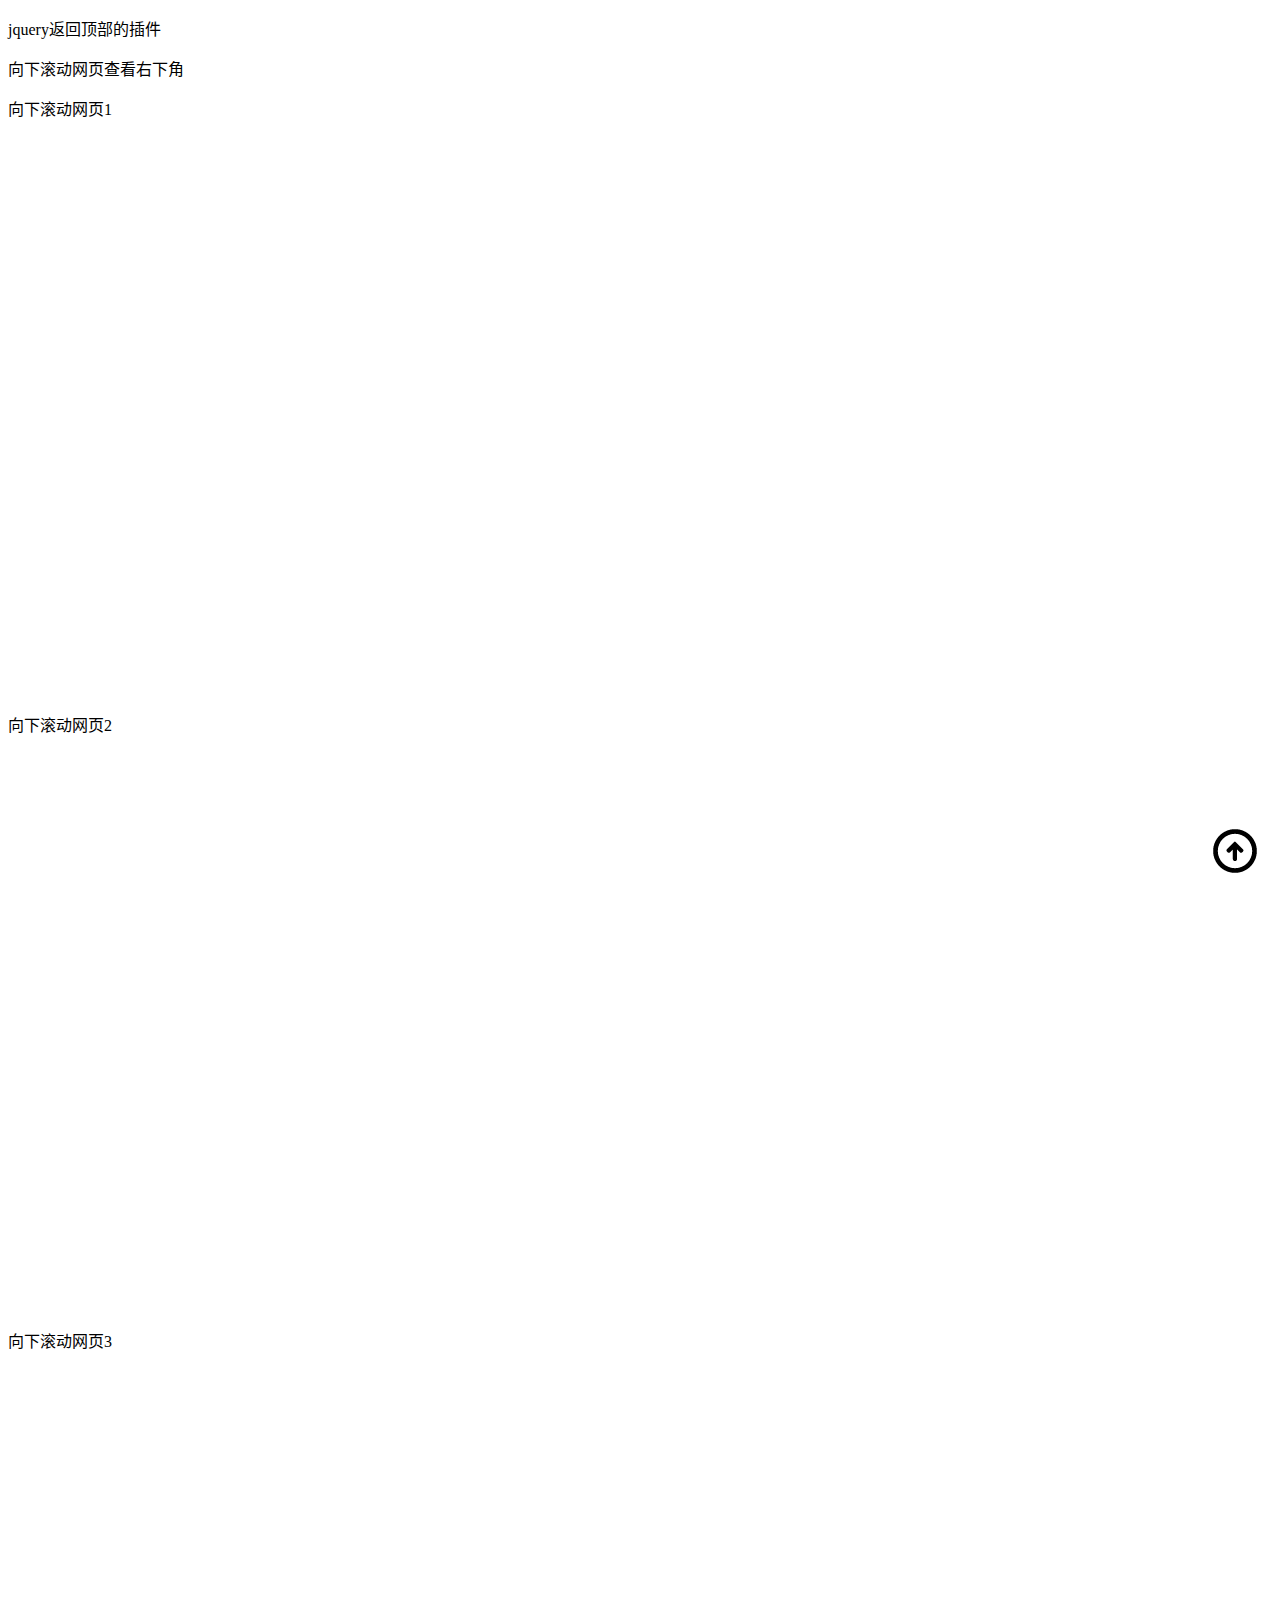
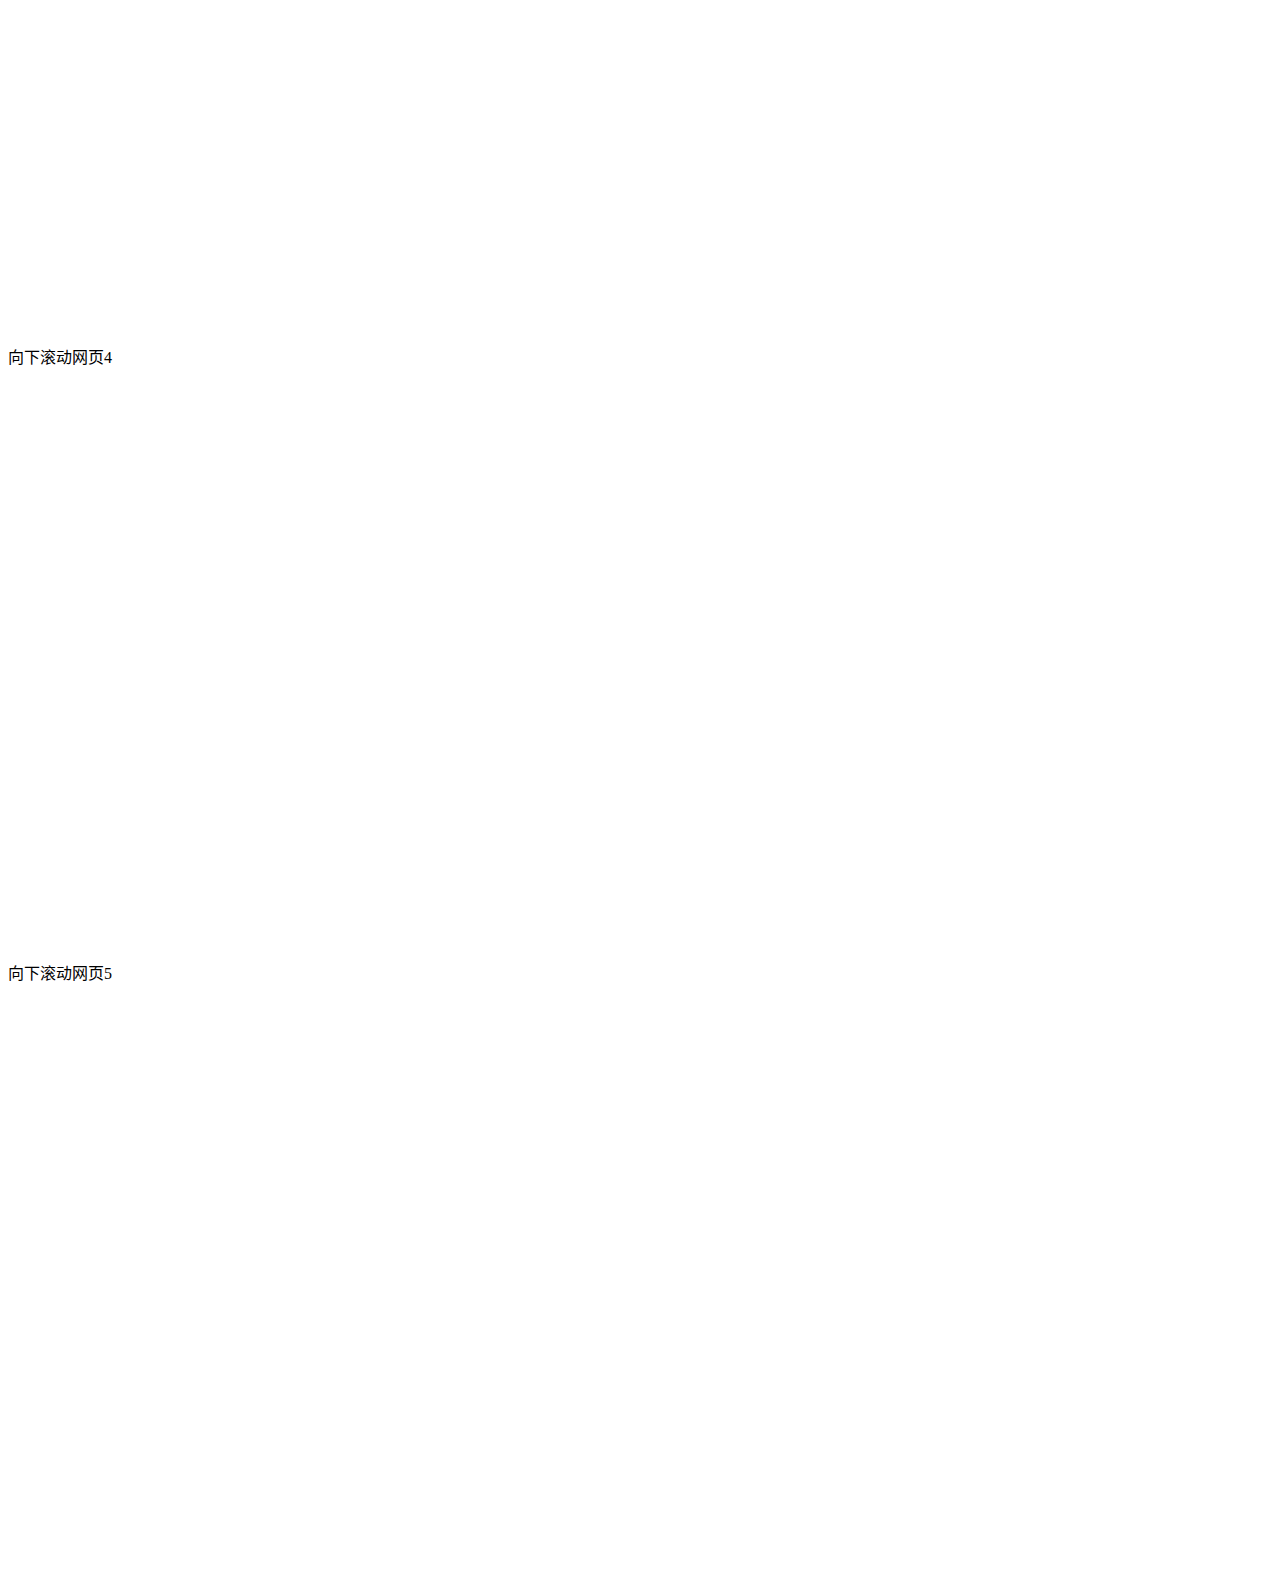
<file: 回到顶部/index.html>
<!DOCTYPE html>
<html lang="zh-CN">
<head>
    <meta charset="UTF-8">
    <title>Jquery返回顶部demo</title>
    <style type="text/css">
        .goTop >img{
            width: 50px;
            height: 50px;
            cursor: pointer;
        }
        .goTop{
            position: fixed;
            right : 20px;
            bottom : 20px;
        }
    </style>
</head>
<body>
<p>
   jquery返回顶部的插件
</p>

<p>
   向下滚动网页查看右下角
</p>

<p style="height: 600px ">向下滚动网页1</p>
<p style="height: 600px ">向下滚动网页2</p>
<p style="height: 600px ">向下滚动网页3</p>
<p style="height: 600px ">向下滚动网页4</p>
<p style="height: 600px ">向下滚动网页5</p>

<div class="goTop" id="js-go_top"><img src="icon_top.png" alt="回到顶部图片"></div>
<script src="http://www.jq22.com/jquery/jquery-1.10.2.js"></script>
<script src="GoToTop.js"></script>
<script>
    //示例
    $('#js-go_top').gotoTop({
        offset : 500, //距离顶部的位置
        speed : 300, //移动到顶部的速度
        /*     iconSpeed : 300, //icon动画样式的速度*/
        animationShow : {
            'transform' : 'translate(0,0)',
            'transition': 'transform .5s ease-in-out'
        }, //icon动画样式显示时
        animationHide : {
            'transform' : 'translate(80px,0)',
            'transition': 'transform .5s ease-in-out'
        } //icon动画样式隐藏时
    });
</script>
</body>
</html>
</file>
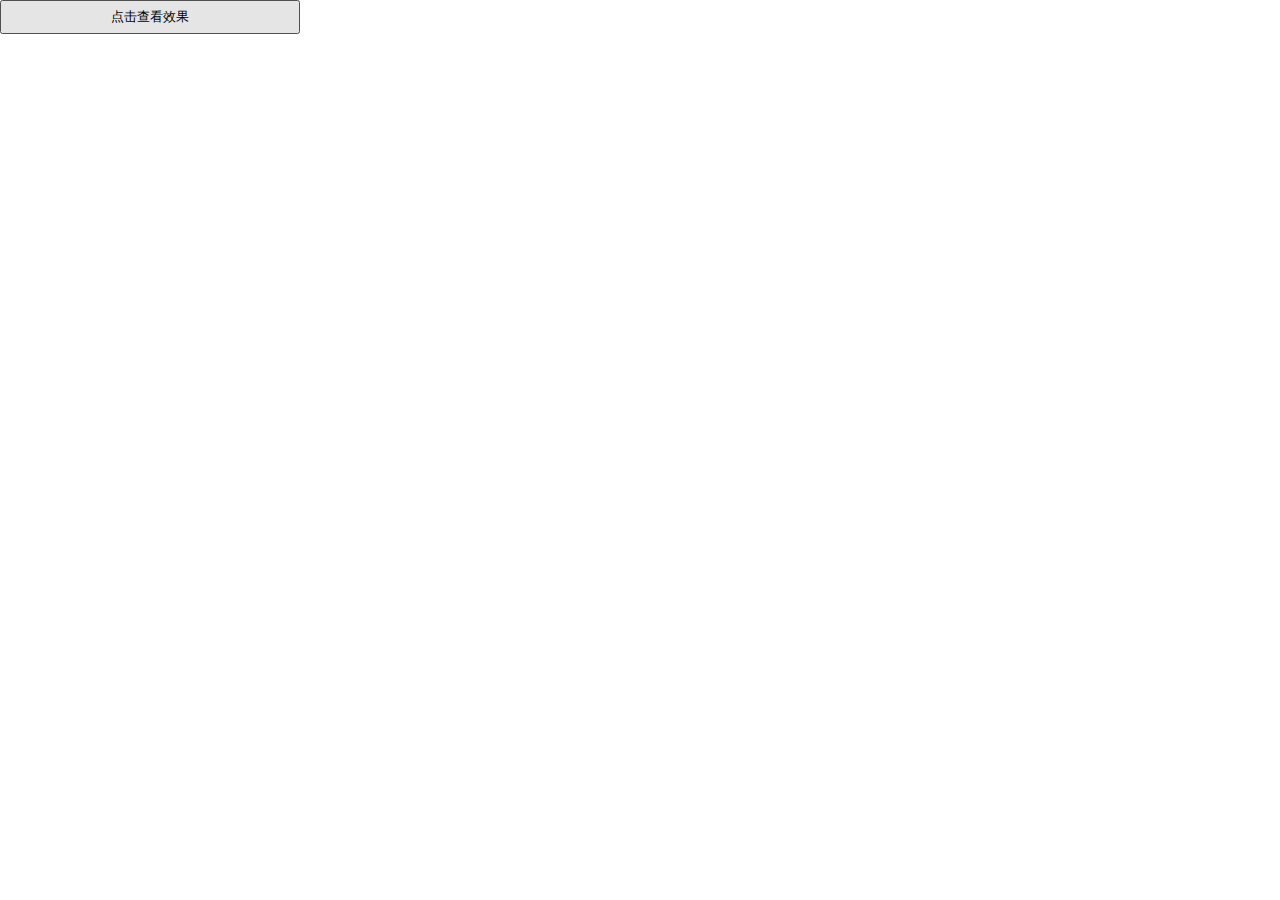
<file: 图片旋转验证/index.html>
<!DOCTYPE html>
<html>

<head>
	<meta charset="utf-8">
	<title>jQuery滑动图片角度插件</title>
	<script src="jquery.min.js"></script>
	<script src="yz.js" type="text/javascript" charset="utf-8"></script>
	<style>
		* {
			padding: 0;
			margin: 0;
		}

		button {
			width: 300px;
			line-height: 30px;
		}

		.box {
			margin: 0 auto;
			position: absolute;
			left: 50%;
			top: 50%;
			height: 420px;
			width: 300px;
			margin-left: -150px;
			margin-top: -210px;
			border: 1px solid #ccc;
			background-color: #fff;
			border-radius: 25px;
			display: none;
			z-index: 2;
		}

		.top-s {
			font-size: 12px;
			color: #ccc;
			display: block;
			text-align: center;
			margin-left: 25px;
			margin-top: 25px;
			margin-bottom: 5px;
		}

		.top-x {
			font-size: 18px;
			color: black;
			display: block;
			text-align: center;
			margin-bottom: 45px;
		}

		.cuo {
			float: right;
			margin-right: 10px;
			margin-top: 5px;
			cursor: pointer;
		}

		body {
			-webkit-user-select: none;
			-moz-user-select: none;
			-ms-user-select: none;
			user-select: none;
		}
	</style>
</head>

<body>

	<button class="btn">点击查看效果</button>
	<div class="box">
		<img src="cw.png" class="cuo">
		<span class="top-s">身份验证</span>
		<span class="top-x">拖动滑块，使图片角度为正</span>
		<div id="rotateWrap1">
			<div class="rotateverify-contaniner">
				<div class="rotate-can-wrap">
					<canvas class="rotateCan rotate-can" width="200" height="200"></canvas>
					<div class="statusBg status-bg"></div>
				</div>
				<div class="control-wrap slideDragWrap">
					<div class="control-tips">
						<p class="c-tips-txt cTipsTxt">滑动将图片转正</p>
					</div>
					<div class="control-bor-wrap controlBorWrap"></div>
					<div class="control-btn slideDragBtn">
						<i class="control-btn-ico"></i>
					</div>
				</div>
			</div>
		</div>
	</div>

	<script type="text/javascript">
		// 加一个div全部 然后设置display：block；
		$(function () {
			// 点击按钮
			$(".btn").click(function () {
				// console.log('123123');
				$(".box").css("display", "block");
				$("body").css({ "background": "#807878" });
				$(".btn").attr("disabled", true);
			})
			//    点击x
			// $(".cuo").click(function () {
			// 	$(".box").css("display", "none");
			// 	$("body").css("background", "#fff");
			// 	$(".btn").attr("disabled", false);
			// })
			//1
			var myRotateVerify = new RotateVerify('#rotateWrap1', {
				initText: '滑动将图片转正',//默认
				slideImage: ['image/1.png', 'image/2.png', 'image/4.png', 'image/5.png'],//arr  [imgsrc1,imgsrc2] 或者str 'imgsrc1'
				slideAreaNum: 10,// 误差范围角度 +- 10(默认)
				getSuccessState: function (res) {//验证通过 返回  true;
					console.log('验证结果为：' + res);
					if (res) {
						setTimeout(() => {
							$(".box").css("display", "none");
							$("body").css("background", "#fff");
							$(".btn").attr("disabled", false);
						}, 1000);
					}
				}
			})
		})
	</script>
</body>

</html>
</file>
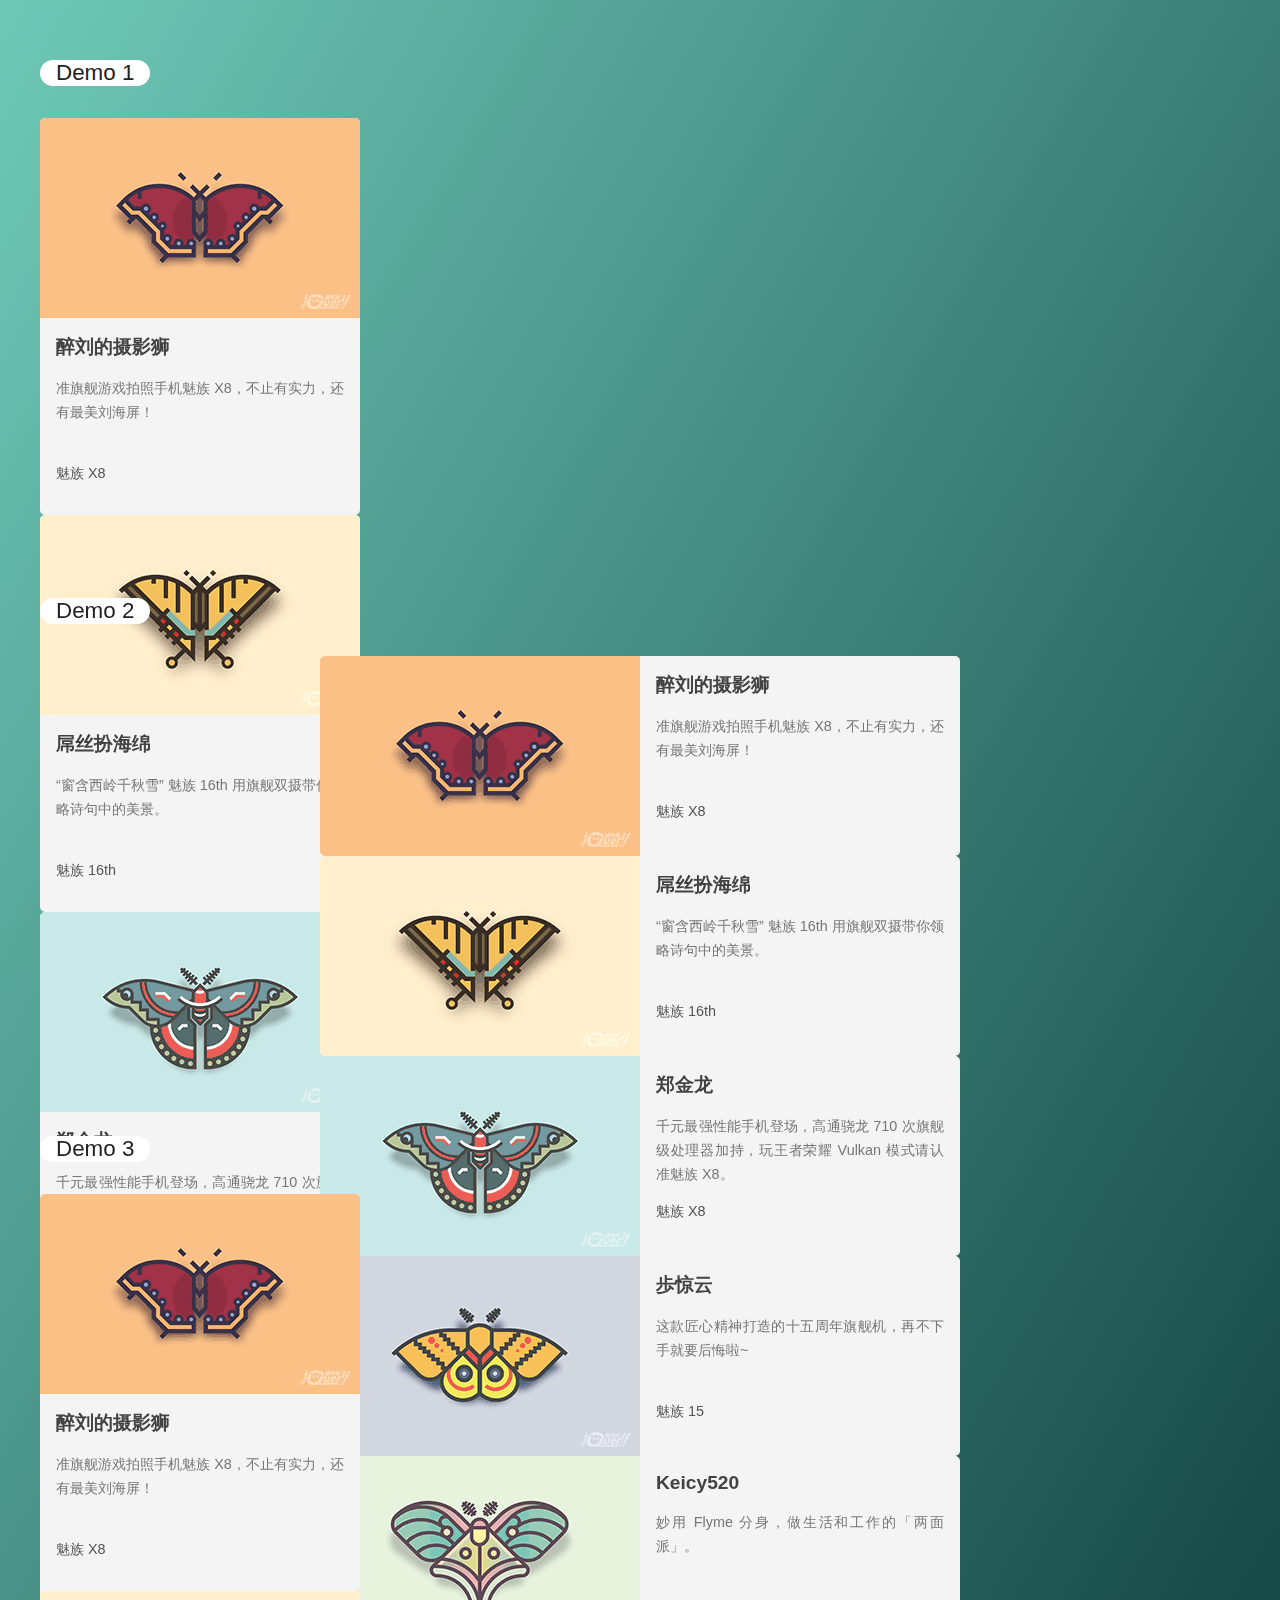
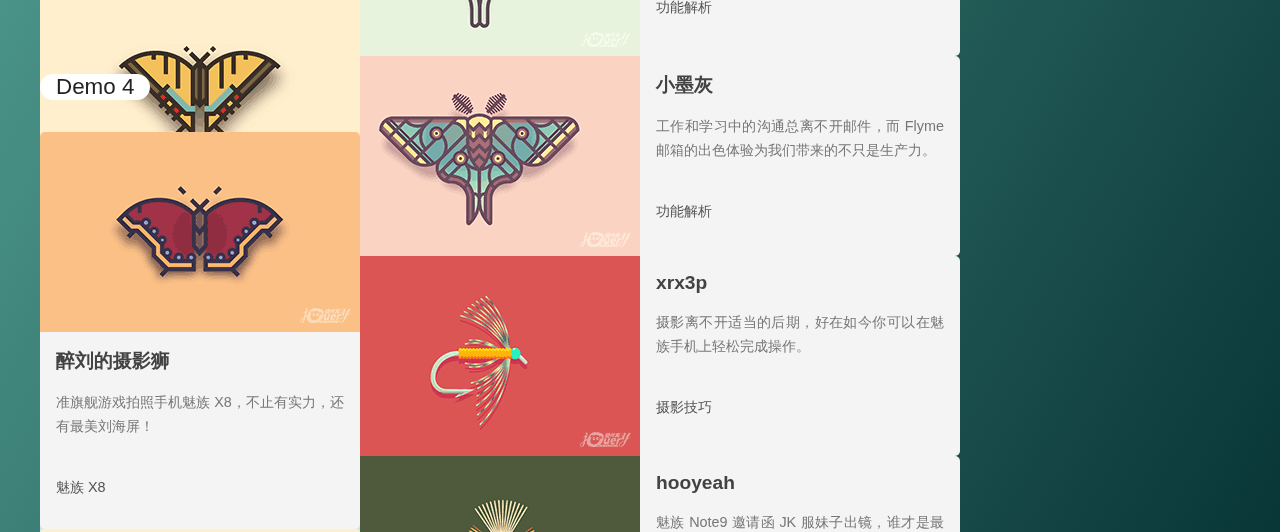
<file: 堆叠卡轮播/index.html>
<!DOCTYPE html>
<html lang="en">
<head>
<meta charset="UTF-8">
<meta name="viewport" content="width=device-width, initial-scale=1.0">
<meta http-equiv="X-UA-Compatible" content="ie=edge">
<title>jQuery堆叠卡片轮播图</title>
<link rel="stylesheet" href="css/index.css">
</head>
<body>
<div class="site">
<div class="wrapper horizontal demo1">
<h3>Demo 1</h3>
<ul class="container">
<li class="cards_list">
<div class="img">
<img src="img/p1.png" alt="">
</div>
<div class="main_con">
<h4 class="name">醉刘的摄影狮</h4>
<p class="content">
准旗舰游戏拍照手机魅族 X8，不止有实力，还有最美刘海屏！
</p>
<p class="label">魅族 X8</p>
</div>
</li>
<li class="cards_list">
<div class="img">
<img src="img/p2.png" alt="">
</div>
<div class="main_con">
<h4 class="name">屌丝扮海绵</h4>
<p class="content">
“窗含西岭千秋雪” 魅族 16th 用旗舰双摄带你领略诗句中的美景。
</p>
<p class="label">魅族 16th</p>
</div>
</li>
<li class="cards_list">
<div class="img">
<img src="img/p3.png" alt="">
</div>
<div class="main_con">
<h4 class="name">郑金龙</h4>
<p class="content">
千元最强性能手机登场，高通骁龙 710 次旗舰级处理器加持，玩王者荣耀 Vulkan 模式请认准魅族 X8。
</p>
<p class="label">魅族 X8</p>
</div>
</li>
<li class="cards_list">
<div class="img">
<img src="img/p4.png" alt="">
</div>
<div class="main_con">
<h4 class="name">歩惊云</h4>
<p class="content">
这款匠心精神打造的十五周年旗舰机，再不下手就要后悔啦~
</p>
<p class="label">魅族 15</p>
</div>
</li>
<li class="cards_list">
<div class="img">
<img src="img/p5.png" alt="">
</div>
<div class="main_con">
<h4 class="name">Keicy520</h4>
<p class="content">
妙用 Flyme 分身，做生活和工作的「两面派」。
</p>
<p class="label">功能解析</p>
</div>
</li>
<li class="cards_list">
<div class="img">
<img src="img/p6.png" alt="">
</div>
<div class="main_con">
<h4 class="name">小墨灰</h4>
<p class="content">
工作和学习中的沟通总离不开邮件，而 Flyme 邮箱的出色体验为我们带来的不只是生产力。
</p>
<p class="label">功能解析</p>
</div>
</li>
<li class="cards_list">
<div class="img">

<img src="img/p7.png" alt="">
</div>
<div class="main_con">
<h4 class="name">xrx3p</h4>
<p class="content">
摄影离不开适当的后期，好在如今你可以在魅族手机上轻松完成操作。
</p>
<p class="label">摄影技巧</p>
</div>
</li>
<li class="cards_list">
<div class="img">
<img src="img/p8.png" alt="">
</div>
<div class="main_con">
<h4 class="name">hooyeah</h4>
<p class="content">
魅族 Note9 邀请函 JK 服妹子出镜，谁才是最美游戏姬？
</p>
<p class="label">魅族 Note9</p>
</div>
</li>
<li class="cards_list">
<div class="img">
<img src="img/p9.png" alt="">
</div>
<div class="main_con">
<h4 class="name">不腻映像 </h4>
<p class="content">
轻奢旗舰魅族 16 X 惊艳亮相!经典汝窑白配色与小姐姐更搭哦~
</p>
<p class="label">魅族16X</p>
</div>
</li>
<li class="cards_list">
<div class="img">
<img src="img/p10.png" alt="">
</div>
<div class="main_con">
<h4 class="name">小墨灰</h4>
<p class="content">
做为一家讲究用户极致体验的手机厂商，魅族对于系统输入法依然费尽心思打磨。
</p>
<p class="label">魅族输入法功能解析</p>
</div>
</li>
<li class="cards_list">
<div class="img">
<img src="img/p11.png" alt="">
</div>
<div class="main_con">
<h4 class="name">王员外可爱多</h4>
<p class="content">
从「青年良品」到「国民拍照手机」，Note 系列依旧是最值得购买的千元机。
</p>
<p class="label">魅族 Note8</p>
</div>
</li>
</ul>
<i class="btn-direct btn-left">
<span class="shift-left"></span>
</i>
<i class="btn-direct btn-right">
<span class="shift-right"></span>
</i>
</div>
<div class="wrapper vertical demo2">
<h3>Demo 2</h3>
<ul class="container">
<li class="cards_list">
<div class="img">
<img src="img/p1.png" alt="">
</div>
<div class="main_con">
<h4 class="name">醉刘的摄影狮</h4>
<p class="content">
准旗舰游戏拍照手机魅族 X8，不止有实力，还有最美刘海屏！
</p>
<p class="label">魅族 X8</p>
</div>
</li>
<li class="cards_list">
<div class="img">
<img src="img/p2.png" alt="">
</div>
<div class="main_con">
<h4 class="name">屌丝扮海绵</h4>
<p class="content">
“窗含西岭千秋雪” 魅族 16th 用旗舰双摄带你领略诗句中的美景。
</p>
<p class="label">魅族 16th</p>
</div>
</li>
<li class="cards_list">
<div class="img">
<img src="img/p3.png" alt="">
</div>
<div class="main_con">
<h4 class="name">郑金龙</h4>
<p class="content">
千元最强性能手机登场，高通骁龙 710 次旗舰级处理器加持，玩王者荣耀 Vulkan 模式请认准魅族 X8。
</p>
<p class="label">魅族 X8</p>
</div>
</li>
<li class="cards_list">
<div class="img">
<img src="img/p4.png" alt="">
</div>
<div class="main_con">
<h4 class="name">歩惊云</h4>
<p class="content">
这款匠心精神打造的十五周年旗舰机，再不下手就要后悔啦~
</p>
<p class="label">魅族 15</p>
</div>
</li>
<li class="cards_list">
<div class="img">
<img src="img/p5.png" alt="">
</div>
<div class="main_con">
<h4 class="name">Keicy520</h4>
<p class="content">
妙用 Flyme 分身，做生活和工作的「两面派」。
</p>
<p class="label">功能解析</p>
</div>
</li>
<li class="cards_list">
<div class="img">
<img src="img/p6.png" alt="">
</div>
<div class="main_con">
<h4 class="name">小墨灰</h4>
<p class="content">
工作和学习中的沟通总离不开邮件，而 Flyme 邮箱的出色体验为我们带来的不只是生产力。
</p>
<p class="label">功能解析</p>
</div>
</li>
<li class="cards_list">
<div class="img">
<img src="img/p7.png" alt="">
</div>
<div class="main_con">
<h4 class="name">xrx3p</h4>
<p class="content">
摄影离不开适当的后期，好在如今你可以在魅族手机上轻松完成操作。
</p>
<p class="label">摄影技巧</p>
</div>
</li>
<li class="cards_list">
<div class="img">
<img src="img/p8.png" alt="">
</div>
<div class="main_con">
<h4 class="name">hooyeah</h4>
<p class="content">
魅族 Note9 邀请函 JK 服妹子出镜，谁才是最美游戏姬？
</p>
<p class="label">魅族 Note9</p>
</div>
</li>
<li class="cards_list">
<div class="img">
<img src="img/p9.png" alt="">
</div>
<div class="main_con">
 <h4 class="name">不腻映像 </h4>
<p class="content">
轻奢旗舰魅族 16 X 惊艳亮相!经典汝窑白配色与小姐姐更搭哦~
</p>
<p class="label">魅族16X</p>
</div>
</li>
<li class="cards_list">
<div class="img">
<img src="img/p10.png" alt="">
</div>
<div class="main_con">
<h4 class="name">小墨灰</h4>
<p class="content">
做为一家讲究用户极致体验的手机厂商，魅族对于系统输入法依然费尽心思打磨。
</p>
<p class="label">魅族输入法功能解析</p>
</div>
</li>
<li class="cards_list">
<div class="img">
<img src="img/p11.png" alt="">
</div>
<div class="main_con">
<h4 class="name">王员外可爱多</h4>
<p class="content">
从「青年良品」到「国民拍照手机」，Note 系列依旧是最值得购买的千元机。
</p>
<p class="label">魅族 Note8</p>
</div>
</li>
</ul>
<i class="btn-direct btn-left">
<span class="shift-left"></span>
</i>
<i class="btn-direct btn-right">
<span class="shift-right"></span>
</i>
</div>
<div class="wrapper horizontal demo3">
<h3>Demo 3</h3>
<ul class="container">
<li class="cards_list">
<div class="img">
<img src="img/p1.png" alt="">
</div>
<div class="main_con">
<h4 class="name">醉刘的摄影狮</h4>
<p class="content">
准旗舰游戏拍照手机魅族 X8，不止有实力，还有最美刘海屏！
</p>
<p class="label">魅族 X8</p>
</div>
</li>
<li class="cards_list">
<div class="img">
<img src="img/p2.png" alt="">
</div>
<div class="main_con">
<h4 class="name">屌丝扮海绵</h4>
<p class="content">
“窗含西岭千秋雪” 魅族 16th 用旗舰双摄带你领略诗句中的美景。
</p>
<p class="label">魅族 16th</p>
</div>
</li>
<li class="cards_list">
<div class="img">
<img src="img/p3.png" alt="">
</div>
<div class="main_con">
<h4 class="name">郑金龙</h4>
<p class="content">
千元最强性能手机登场，高通骁龙 710 次旗舰级处理器加持，玩王者荣耀 Vulkan 模式请认准魅族 X8。
</p>
<p class="label">魅族 X8</p>
</div>
</li>
<li class="cards_list">
<div class="img">
<img src="img/p4.png" alt="">
</div>
<div class="main_con">
<h4 class="name">歩惊云</h4>
<p class="content">
这款匠心精神打造的十五周年旗舰机，再不下手就要后悔啦~
</p>
<p class="label">魅族 15</p>
</div>
</li>
<li class="cards_list">
<div class="img">
<img src="img/p5.png" alt="">
</div>
<div class="main_con">
<h4 class="name">Keicy520</h4>
<p class="content">
妙用 Flyme 分身，做生活和工作的「两面派」。
</p>
<p class="label">功能解析</p>
</div>
</li>
<li class="cards_list">
<div class="img">
<img src="img/p6.png" alt="">
</div>
<div class="main_con">
<h4 class="name">小墨灰</h4>
<p class="content">
工作和学习中的沟通总离不开邮件，而 Flyme 邮箱的出色体验为我们带来的不只是生产力。
</p>
<p class="label">功能解析</p>
</div>
</li>
<li class="cards_list">
<div class="img">
<img src="img/p7.png" alt="">
</div>
<div class="main_con">
<h4 class="name">xrx3p</h4>
<p class="content">
摄影离不开适当的后期，好在如今你可以在魅族手机上轻松完成操作。
</p>
<p class="label">摄影技巧</p>
</div>
</li>
<li class="cards_list">
<div class="img">
<img src="img/p8.png" alt="">
</div>
<div class="main_con">
<h4 class="name">hooyeah</h4>
<p class="content">
魅族 Note9 邀请函 JK 服妹子出镜，谁才是最美游戏姬？
</p>
<p class="label">魅族 Note9</p>
</div>
</li>
<li class="cards_list">
<div class="img">
<img src="img/p9.png" alt="">
</div>
<div class="main_con">
<h4 class="name">不腻映像 </h4>
<p class="content">
轻奢旗舰魅族 16 X 惊艳亮相!经典汝窑白配色与小姐姐更搭哦~
</p>
<p class="label">魅族16X</p>
</div>
</li>
<li class="cards_list">
<div class="img">
<img src="img/p10.png" alt="">
</div>
<div class="main_con">
<h4 class="name">小墨灰</h4>
<p class="content">
做为一家讲究用户极致体验的手机厂商，魅族对于系统输入法依然费尽心思打磨。
</p>
<p class="label">魅族输入法功能解析</p>
</div>
</li>
<li class="cards_list">
<div class="img">
<img src="img/p11.png" alt="">
</div>
<div class="main_con">
<h4 class="name">王员外可爱多</h4>
<p class="content">
从「青年良品」到「国民拍照手机」，Note 系列依旧是最值得购买的千元机。
</p>
<p class="label">魅族 Note8</p>
</div>
</li>
</ul>
<i class="btn-direct btn-left">
<span class="shift-left"></span>
</i>
<i class="btn-direct btn-right">
<span class="shift-right"></span>
</i>
</div>
<div class="wrapper horizontal demo4">
<h3>Demo 4</h3>
<ul class="container">
<li class="cards_list">
<div class="img">
<img src="img/p1.png" alt="">
</div>
<div class="main_con">
<h4 class="name">醉刘的摄影狮</h4>
<p class="content">
准旗舰游戏拍照手机魅族 X8，不止有实力，还有最美刘海屏！
</p>
<p class="label">魅族 X8</p>
</div>
</li>
<li class="cards_list">
<div class="img">
<img src="img/p2.png" alt="">
</div>
<div class="main_con">
<h4 class="name">屌丝扮海绵</h4>
<p class="content">
“窗含西岭千秋雪” 魅族 16th 用旗舰双摄带你领略诗句中的美景。
</p>
<p class="label">魅族 16th</p>
</div>
</li>
<li class="cards_list">
<div class="img">
<img src="img/p3.png" alt="">
</div>
<div class="main_con">
<h4 class="name">郑金龙</h4>
<p class="content">
千元最强性能手机登场，高通骁龙 710 次旗舰级处理器加持，玩王者荣耀 Vulkan 模式请认准魅族 X8。
</p>
<p class="label">魅族 X8</p>
</div>
</li>
<li class="cards_list">
<div class="img">
<img src="img/p4.png" alt="">
</div>
<div class="main_con">
<h4 class="name">歩惊云</h4>
<p class="content">
这款匠心精神打造的十五周年旗舰机，再不下手就要后悔啦~
</p>
<p class="label">魅族 15</p>
</div>
</li>
<li class="cards_list">
<div class="img">
<img src="img/p5.png" alt="">
</div>
<div class="main_con">
<h4 class="name">Keicy520</h4>
<p class="content">
妙用 Flyme 分身，做生活和工作的「两面派」。
</p>
<p class="label">功能解析</p>
</div>
</li>
<li class="cards_list">
<div class="img">
<img src="img/p6.png" alt="">
</div>
<div class="main_con">
<h4 class="name">小墨灰</h4>
<p class="content">
工作和学习中的沟通总离不开邮件，而 Flyme 邮箱的出色体验为我们带来的不只是生产力。
</p>
<p class="label">功能解析</p>
</div>
</li>
<li class="cards_list">
<div class="img">
<img src="img/p7.png" alt="">
</div>
<div class="main_con">
<h4 class="name">xrx3p</h4>
<p class="content">
摄影离不开适当的后期，好在如今你可以在魅族手机上轻松完成操作。
</p>
<p class="label">摄影技巧</p>
</div>
</li>
<li class="cards_list">
<div class="img">
<img src="img/p8.png" alt="">
</div>
<div class="main_con">
<h4 class="name">hooyeah</h4>
<p class="content">
魅族 Note9 邀请函 JK 服妹子出镜，谁才是最美游戏姬？
</p>
<p class="label">魅族 Note9</p>
</div>
</li>
<li class="cards_list">
<div class="img">
<img src="img/p9.png" alt="">
</div>
<div class="main_con">
<h4 class="name">不腻映像 </h4>
<p class="content">
轻奢旗舰魅族 16 X 惊艳亮相!经典汝窑白配色与小姐姐更搭哦~
</p>
<p class="label">魅族16X</p>
</div>
</li>
<li class="cards_list">
<div class="img">
<img src="img/p10.png" alt="">
</div>
<div class="main_con">
<h4 class="name">小墨灰</h4>
<p class="content">
做为一家讲究用户极致体验的手机厂商，魅族对于系统输入法依然费尽心思打磨。
</p>
<p class="label">魅族输入法功能解析</p>
</div>
</li>
<li class="cards_list">
<div class="img">
<img src="img/p11.png" alt="">
</div>
<div class="main_con">
<h4 class="name">王员外可爱多</h4>
<p class="content">
从「青年良品」到「国民拍照手机」，Note 系列依旧是最值得购买的千元机。
</p>
<p class="label">魅族 Note8</p>
</div>
</li>
</ul>
<i class="btn-direct btn-left">
<span class="shift-left"></span>
</i>
<i class="btn-direct btn-right">
<span class="shift-right"></span>
</i>
</div>
</div>
<script src="https://www.jq22.com/jquery/jquery-1.10.2.js"></script>
<script src="js/carousel.js"></script>
<script>

        $(document).ready(function () {

            $("div.wrapper").each(function (i, e) {
                $(e).attr("ondragstart", "return false");
            });

            var $demo1 = $("div.demo1"),
                $demo2 = $("div.demo2"),
                $demo3 = $("div.demo3"),
                $demo4 = $("div.demo4");

            console.time("t");

            var carousel1 = new Carousel($demo1.children("ul.container"), {
                opacity: .9,
                scale: [.9],
                transition: "400ms",
                switchBtn: $demo1.children("i.btn-direct"),
                isClickCard: true,
                isAuto: true,
                interval: 4000
            });
  
            var carousel2 = new Carousel($demo2.children("ul.container"), {
                direction:"vertical",
                scale: [.9],
                transition: "300ms",
                switchBtn: $demo2.children("i.btn-direct"),
                offsetDistance:40,
                isClickCard: true,
                isAuto: true,
                interval: 3000
            });

            var carousel3 = new Carousel($demo3.children("ul.container"), {
                transition: ".4s",
                switchBtn: $demo3.children("i.btn-direct"),
                offsetDistance: $demo3.find("ul.container>li").eq(0).outerWidth() + 20,
                isAuto: true,
            });

            var carousel4 = new Carousel($demo4.children("ul.container"), {
                scale: [.9, .8],
                transformOrigin: "center bottom",
                transition: "300ms",
                switchBtn: $demo4.children("i.btn-direct"),
                offsetDistance: 220,
                isClickCard: true,
                isAuto: true
            });
            console.timeEnd("t");

        })



    </script>
</body>
</html>
</file>
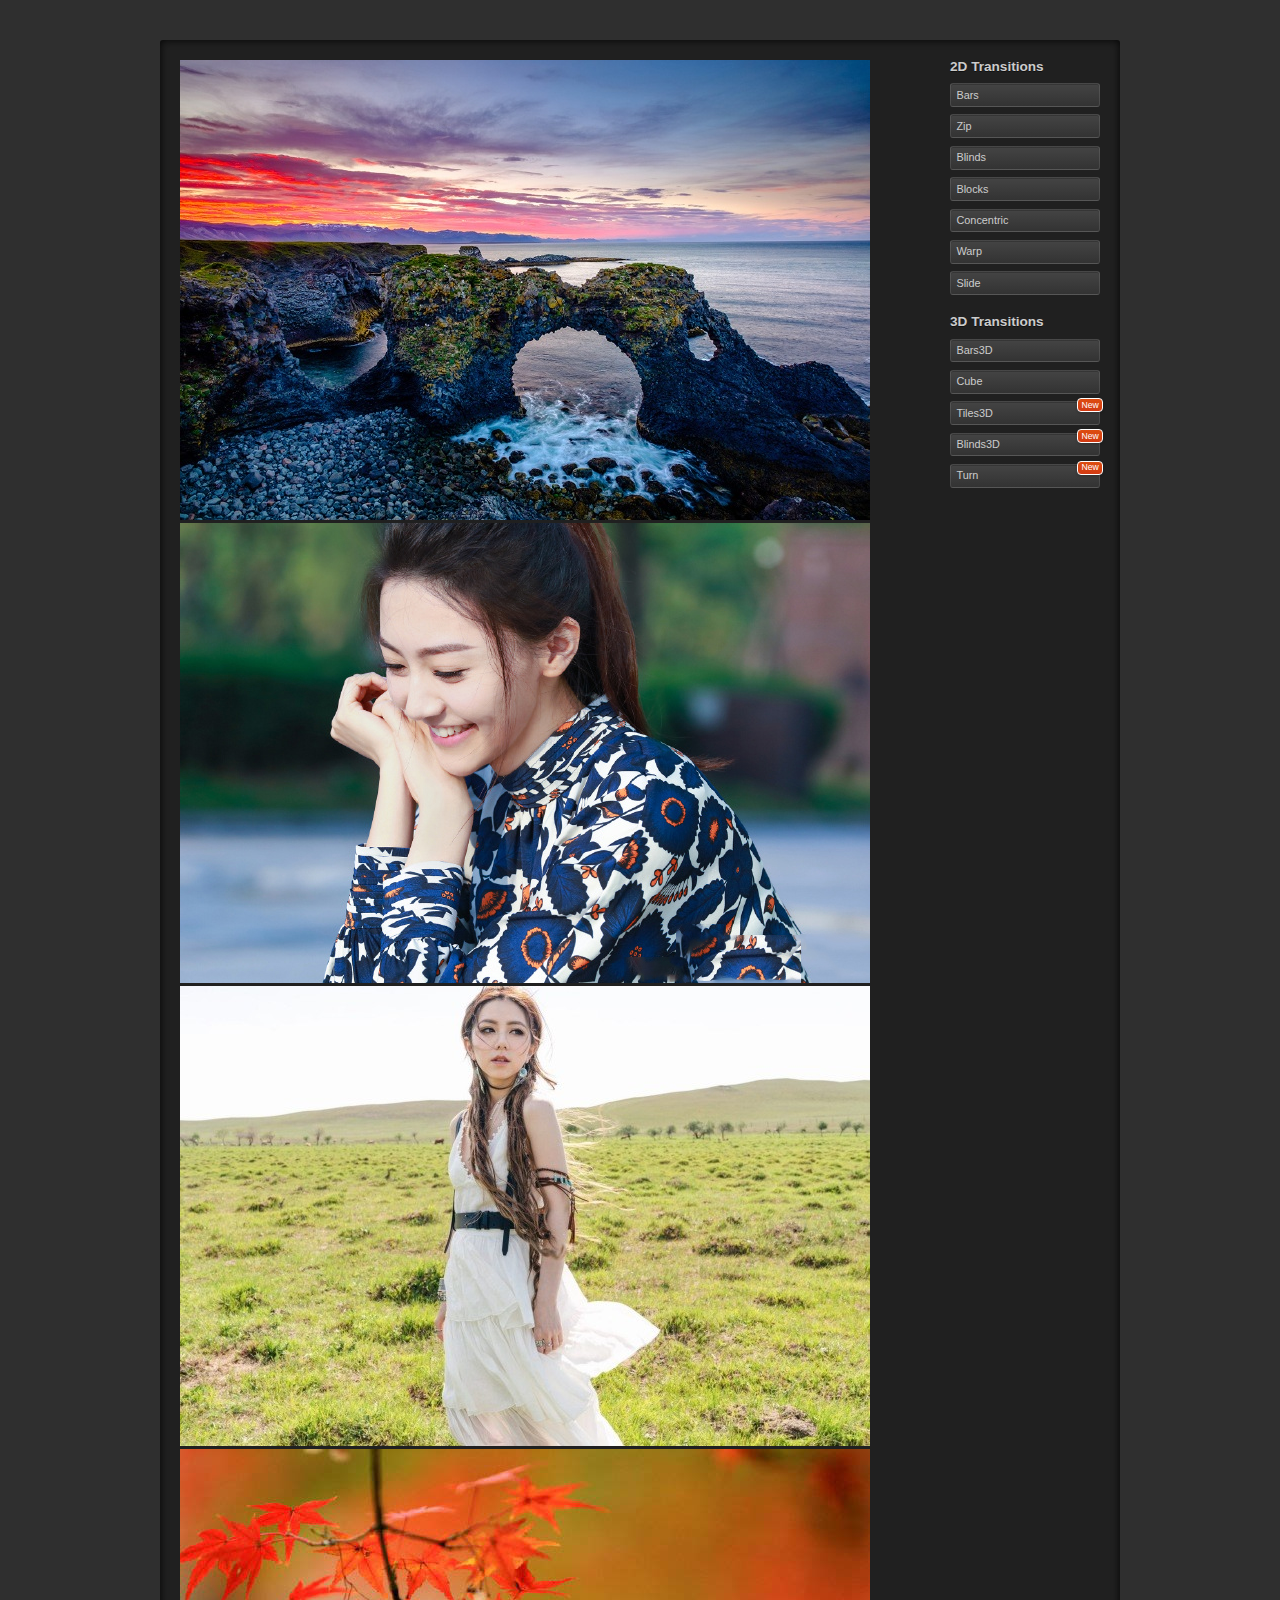
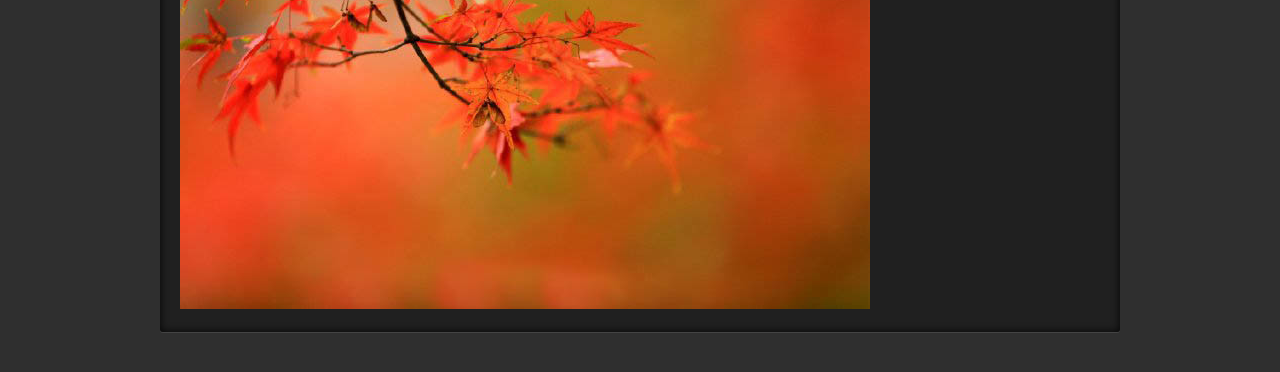
<file: 炫酷轮播/index.html>
<!DOCTYPE html>
<html>
<head>
<meta charset=utf-8 />
<title></title>
<!--[if lte IE 8]>

 			<script src="http://html5shiv.googlecode.com/svn/trunk/html5.js"></script>

		<![endif]-->
<link rel="stylesheet" href="css/domo.css" type="text/css" media="screen" title="no title" charset="utf-8">



<script src="http://www.jq22.com/jquery/1.4.4/jquery.min.js"></script>
<script src="js/flux.min.js" type="text/javascript" charset="utf-8"></script>
<script type="text/javascript" charset="utf-8">

			$(function(){

				if(!flux.browser.supportsTransitions)

					alert("Flux Slider requires a browser that supports CSS3 transitions");

					

				window.f = new flux.slider('#slider', {

					autoplay: false,

					pagination: false

				});

				

				// Setup a listener for user requested transitions

				$('div#transitions').bind('click', function(event){

					event.preventDefault();



					// If this is a 3D transform and the browser doesn't support 3D then inform the user

					if($(event.target).closest('ul').is('ul#trans3d') && !flux.browser.supports3d)

					{

						alert("The '"+event.target.innerHTML+"' transition requires a browser that supports 3D transforms");

						return;

					}

					

					window.f.next(event.target.href.split('#')[1]);

				});

			});

		</script>
</head>
<body id="transitiongallery">
<section class="container">
<div id="slidercontainer">
<div id="slider">
<img src="img/1.jpg" alt="" />
<img src="img/2.jpg" alt="" />
<img src="img/3.jpg" alt="" />
<img src="img/4.jpg" alt="" />
</div>
<div id="transitions">
<h2>2D Transitions</h2>
<ul id="trans2D">
<li><a href="#bars">Bars</a></li>
<li><a href="#zip">Zip</a></li>
<li><a href="#blinds">Blinds</a></li>
<li><a href="#blocks">Blocks</a></li>
<li><a href="#concentric">Concentric</a></li>
<li><a href="#warp">Warp</a></li>
<li><a href="#slide">Slide</a></li>
</ul>
<h2>3D Transitions</h2>
<ul id="trans3d">
<li><a href="#bars3d">Bars3D</a></li>
<li><a href="#cube">Cube</a></li>
<li><a href="#tiles3d" class="new">Tiles3D</a></li>
<li><a href="#blinds3d" class="new">Blinds3D</a></li>
<li><a href="#turn" class="new">Turn</a></li>
</ul>
</div>
</div>
</section>
</body>
</html>
</file>
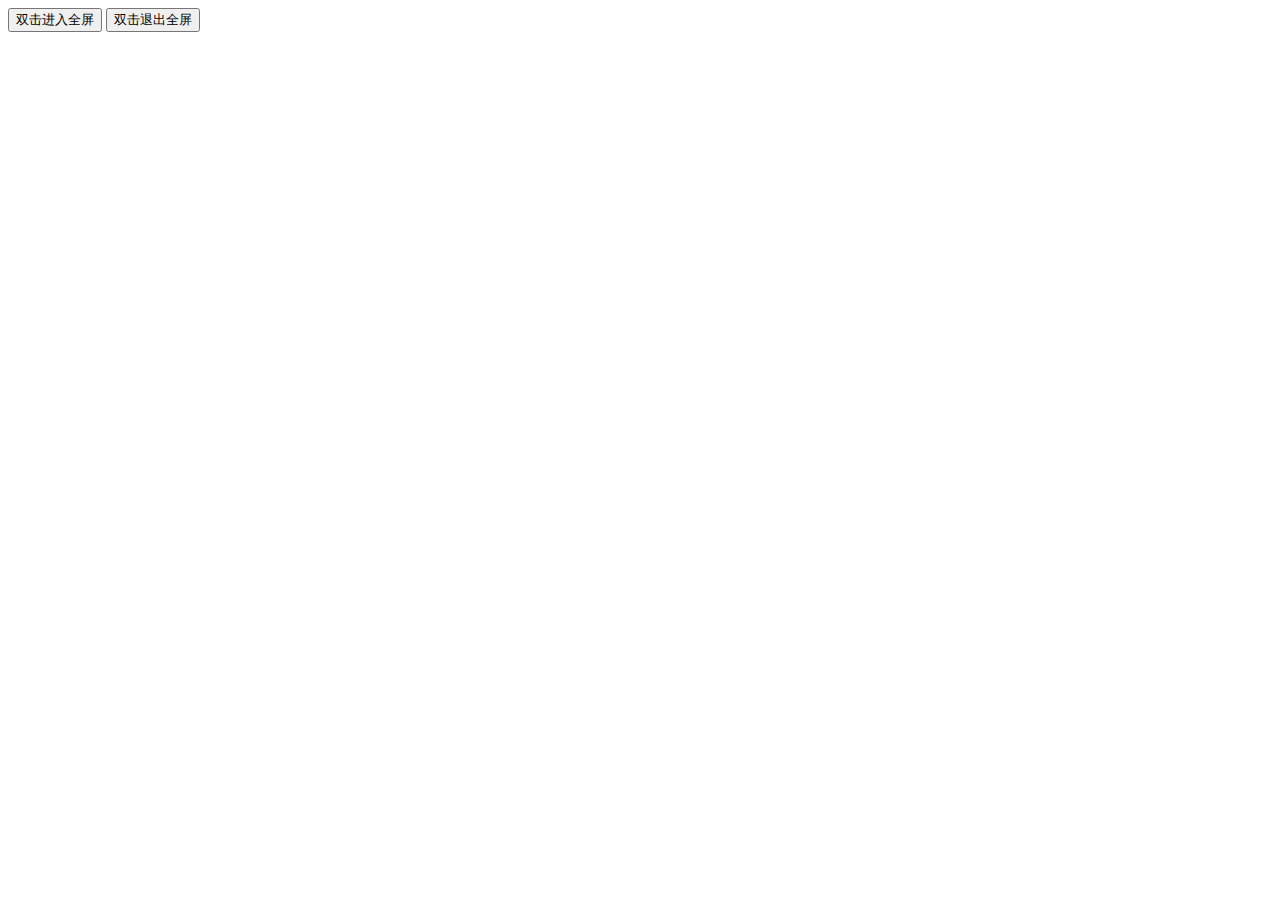
<file: 全屏插件/jq.html>
<!DOCTYPE html>
<html lang="en">

<head>
    <meta charset="UTF-8">
    <meta name="viewport" content="width=device-width, initial-scale=1.0">
    <meta http-equiv="X-UA-Compatible" content="ie=edge">
    <title>jQuery实现全屏效果</title>
</head>

<body>
    <button id="in">双击进入全屏</button>
    <button id="out">双击退出全屏</button>
    <script src="https://apps.bdimg.com/libs/jquery/2.1.4/jquery.min.js">
    </script>
    <script type="text/javascript">
        $(function () {
            $("body").on("dblclick", "#in", function () {
                requestFullScreen();
            });
            $("body").on("dblclick", "#out", function () {
                exitFullscreen();
            });
            //进入全屏
            function requestFullScreen() {
                var de = document.documentElement;
                if (de.requestFullscreen) {
                    de.requestFullscreen();
                } else if (de.mozRequestFullScreen) {
                    de.mozRequestFullScreen();
                } else if (de.webkitRequestFullScreen) {
                    de.webkitRequestFullScreen();
                }
            }

            //退出全屏
            function exitFullscreen() {
                var de = document;
                if (de.exitFullscreen) {
                    de.exitFullscreen();
                } else if (de.mozCancelFullScreen) {
                    de.mozCancelFullScreen();
                } else if (de.webkitCancelFullScreen) {
                    de.webkitCancelFullScreen();
                }
            }
        });
    </script>
</body>

</html>
</file>
<file: 堆叠卡轮播/css/index.css>
body,div,dl,dt,dd,ul,ol,li,h1,h2,h3,h4,h5,h6,pre,code,form,fieldset,legend,input,button,textarea,p,blockquote,th,td{margin:0;padding:0}ul,ol{list-style:none}a{text-decoration:none}img{border:none}em,i{font-style:normal}html,body{width:100%;min-width:1240px}body{background-image:linear-gradient(120deg,#6fc9b7,#093637);font-family:Helvetica;font-size:16px}div.site{overflow:hidden}div.wrapper{position:relative;width:75rem}div.wrapper.demo1{margin:60px auto 0}div.wrapper:not(.demo1){margin:80px auto 0}div.wrapper>h3{display:inline-block;padding:0 1rem;margin-bottom:2rem;border-radius:1.4rem;background-color:#fff;font-size:1.4rem;font-weight:400;color:#222}div.wrapper>ul.container{position:relative;height:25rem;margin:0 auto;transform:translate3d(0,0,0)}div.wrapper ul.container>li.cards_list{border-radius:.3125rem;background-color:#f4f4f4;overflow:hidden}ul.container>li.cards_list>div.img>img{display:block;width:20rem}ul.container>li.cards_list>div.main_con{padding:0 1rem;box-sizing:border-box}ul.container>li.cards_list>div.main_con h4.name{padding-top:1rem;font-size:1.2rem;font-weight:600;color:#424242}ul.container>li.cards_list>div.main_con p.content{padding-top:1rem;height:4.5rem;font-size:.9rem;color:#777;text-align:justify;line-height:1.5rem}ul.container>li.cards_list>div.main_con p.label{font-size:.9rem;color:#555;padding-top:1rem;padding-bottom:2rem}div.wrapper.horizontal>ul.container{width:75rem}div.wrapper.vertical>ul.container{width:40rem}div.wrapper.horizontal ul.container>li.cards_list{width:20rem}div.wrapper.vertical ul.container>li.cards_list{display:flex}i.btn-direct{position:absolute;top:50%;transform:translateY(-50%);width:3.6rem;height:3.6rem;border-radius:50%;background-color:rgba(0,0,0,.7);opacity:0;cursor:pointer;z-index:100;transition:opacity ease 300ms}div.wrapper:hover i.btn-direct{opacity:.6}i.btn-direct:hover{opacity:.9!important}i.btn-direct.btn-left{left:3rem}i.btn-direct.btn-right{right:3rem}i.btn-direct>span{position:absolute;top:50%;left:50%;width:1.2rem;height:1.2rem;border-top:.125rem solid #fff;border-left:.125rem solid #fff}div.wrapper.horizontal i.btn-direct>span.shift-left{transform:translate(-30%,-50%) rotate(-45deg)}div.wrapper.horizontal i.btn-direct>span.shift-right{transform:translate(-70%,-50%) rotate(135deg)}div.wrapper.vertical i.btn-direct>span.shift-left{transform:translate(-50%,-30%) rotate(45deg)}div.wrapper.vertical i.btn-direct>span.shift-right{transform:translate(-50%,-70%) rotate(-135deg)}
</file>
<file: 炫酷轮播/css/domo.css>
html,body,div,span,applet,object,iframe,h1,h2,h3,h4,h5,h6,p,blockquote,pre,a,abbr,acronym,address,big,cite,code,del,dfn,em,img,ins,kbd,q,s,samp,small,strike,strong,sub,sup,tt,var,b,u,i,center,dl,dt,dd,ol,ul,li,fieldset,form,label,legend,table,caption,tbody,tfoot,thead,tr,th,td,article,aside,canvas,details,embed,figure,figcaption,footer,header,hgroup,menu,nav,output,ruby,section,summary,time,mark,audio,video{margin:0;padding:0;border:0;font-size:100%;font:inherit;vertical-align:baseline}body{line-height:1}ol,ul{list-style:none}table{border-collapse:collapse;border-spacing:0}caption,th,td{text-align:left;font-weight:400;vertical-align:middle}q,blockquote{quotes:none}q:before,q:after,blockquote:before,blockquote:after{content:"";content:none}a img{border:none}article,aside,details,figcaption,figure,footer,header,hgroup,menu,nav,section{display:block}article,aside,details,figcaption,figure,footer,header,hgroup,menu,nav,section{display:block}*{-moz-box-sizing:border-box;-webkit-box-sizing:border-box;-ms-box-sizing:border-box;box-sizing:border-box}a{color:#ccc;text-decoration:none}html{background:#2f2f2f}body{background:#2f2f2f;min-height:100%;font-family:helvetica,arial,sans-serif;overflow-x:hidden;margin:0}body section.container{width:790px;margin:40px auto}body section.container h1{color:#ddd;font-size:3em;font-weight:700;text-align:center;text-shadow:0 1px 0 #000;text-transform:lowercase;margin-bottom:.2em}body section.container h2{font-size:.8em;color:#666;text-align:center;margin-bottom:4em;text-shadow:0 1px 0 rgba(0,0,0,.5)}body section.container div#slider{-moz-border-radius:3px;-webkit-border-radius:3px;-o-border-radius:3px;-ms-border-radius:3px;-khtml-border-radius:3px;border-radius:3px;-moz-box-sizing:content-box;-webkit-box-sizing:content-box;-ms-box-sizing:content-box;box-sizing:content-box;padding:20px;background:rgba(0,0,0,.3);-webkit-box-shadow:0 1px 0 rgba(255,255,255,.1),0 0 8px rgba(0,0,0,.9) inset}body section.container div#slider div.fluxslider div.surface{width:100%;border:1px solid rgba(255,255,255,.1);-moz-box-sizing:content-box;-webkit-box-sizing:content-box;-ms-box-sizing:content-box;box-sizing:content-box}body section.container div#slider div.fluxslider ul.pagination{-moz-box-sizing:content-box;-webkit-box-sizing:content-box;-ms-box-sizing:content-box;box-sizing:content-box;padding:10px 0!important;overflow:hidden}body section.container div#slider div.fluxslider ul.pagination li{text-indent:10000px;height:8px;width:8px;-moz-border-radius:10px;-webkit-border-radius:10px;-o-border-radius:10px;-ms-border-radius:10px;-khtml-border-radius:10px;border-radius:10px;background:rgba(0,0,0,.6);-webkit-box-shadow:0 1px 0 rgba(255,255,255,.1)}body section.container div#slider div.fluxslider ul.pagination li.current{background:rgba(255,255,255,.2)}footer{width:100%;text-align:center;font-size:.7em;margin-top:4em;color:#666}footer p{margin-bottom:2em}body#transitiongallery section.container{width:960px}body#transitiongallery section.container div#slidercontainer{position:relative}body#transitiongallery section.container div#slidercontainer div#transitions{position:absolute;z-index:50;top:20px;right:20px;width:150px;font-size:.85em}body#transitiongallery section.container div#slidercontainer div#transitions h2{font-size:1em;text-align:left;color:#ccc;font-weight:700;margin-bottom:.7em}body#transitiongallery section.container div#slidercontainer div#transitions ul{margin-bottom:1.5em}body#transitiongallery section.container div#slidercontainer div#transitions ul li{font-size:.8em;margin-bottom:.7em}body#transitiongallery section.container div#slidercontainer div#transitions ul li a{display:block;-moz-border-radius:3px;-webkit-border-radius:3px;-o-border-radius:3px;-ms-border-radius:3px;-khtml-border-radius:3px;border-radius:3px;padding:.5em;background-image:-webkit-gradient(linear,50% 0%,50% 100%,color-stop(0%,#444444),color-stop(100%,#333333));background-image:-webkit-linear-gradient(top,#444444,#333333);background-image:-moz-linear-gradient(top,#444444,#333333);background-image:-o-linear-gradient(top,#444444,#333333);background-image:-ms-linear-gradient(top,#444444,#333333);background-image:linear-gradient(top,#444444,#333333);border:1px solid rgba(255,255,255,.1);-webkit-box-shadow:0 1px 0 rgba(0,0,0,.2) inset;-moz-box-shadow:0 1px 0 rgba(0,0,0,.2) inset;-o-box-shadow:0 1px 0 rgba(0,0,0,.2) inset;box-shadow:0 1px 0 rgba(0,0,0,.2) inset;position:relative}body#transitiongallery section.container div#slidercontainer div#transitions ul li a:active{top:1px}body#transitiongallery section.container div#slidercontainer div#transitions ul li a.new:after{content:'New';font-size:.8em;padding:.2em .4em;color:#fff;background-image:-webkit-gradient(linear,50% 0%,50% 100%,color-stop(0%,#dd4c10),color-stop(100%,#d23a13));background-image:-webkit-linear-gradient(top,#dd4c10,#d23a13);background-image:-moz-linear-gradient(top,#dd4c10,#d23a13);background-image:-o-linear-gradient(top,#dd4c10,#d23a13);background-image:-ms-linear-gradient(top,#dd4c10,#d23a13);background-image:linear-gradient(top,#dd4c10,#d23a13);border:1px solid #fff;-moz-border-radius:4px;-webkit-border-radius:4px;-o-border-radius:4px;-ms-border-radius:4px;-khtml-border-radius:4px;border-radius:4px;-moz-box-shadow:0 1px 3px rgba(0,0,0,.2);-webkit-box-shadow:0 1px 3px rgba(0,0,0,.2);-o-box-shadow:0 1px 3px rgba(0,0,0,.2);box-shadow:0 1px 3px rgba(0,0,0,.2);position:absolute;top:-.5em;right:-.5em}
</file>
